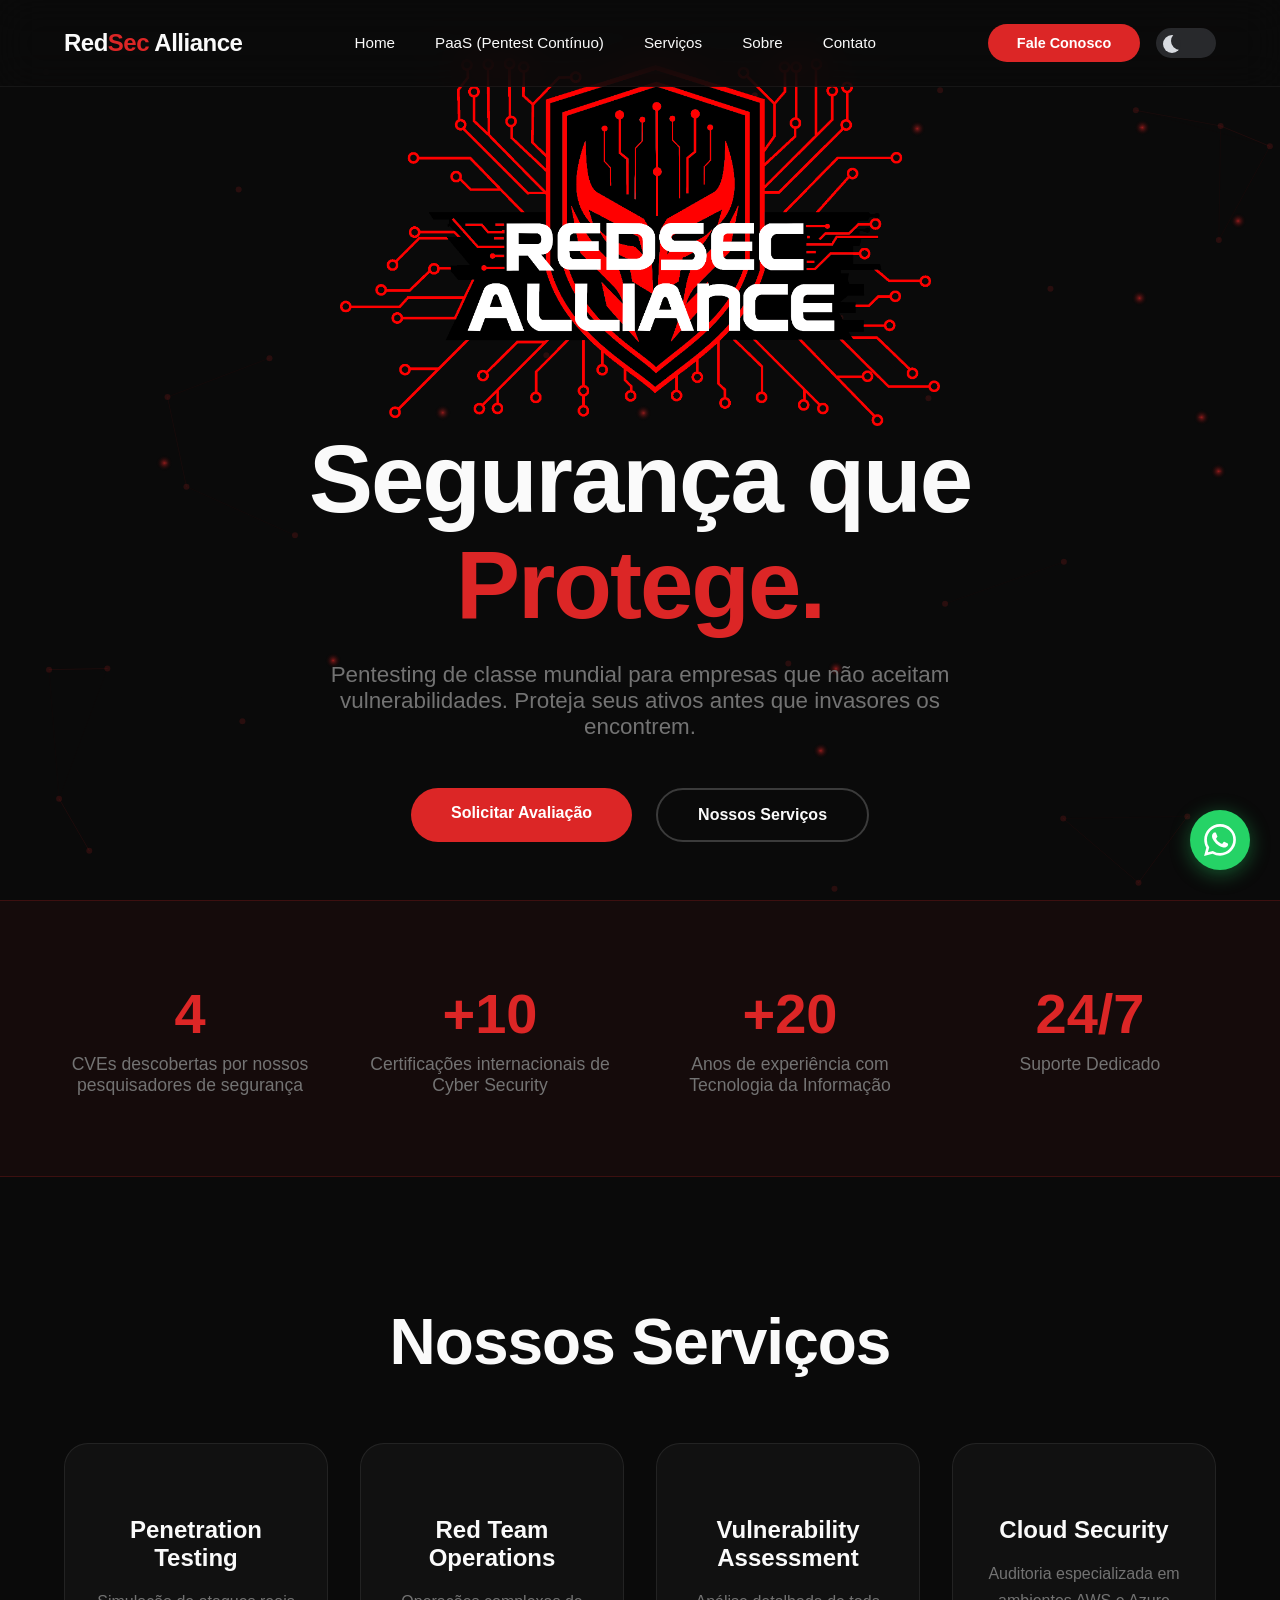
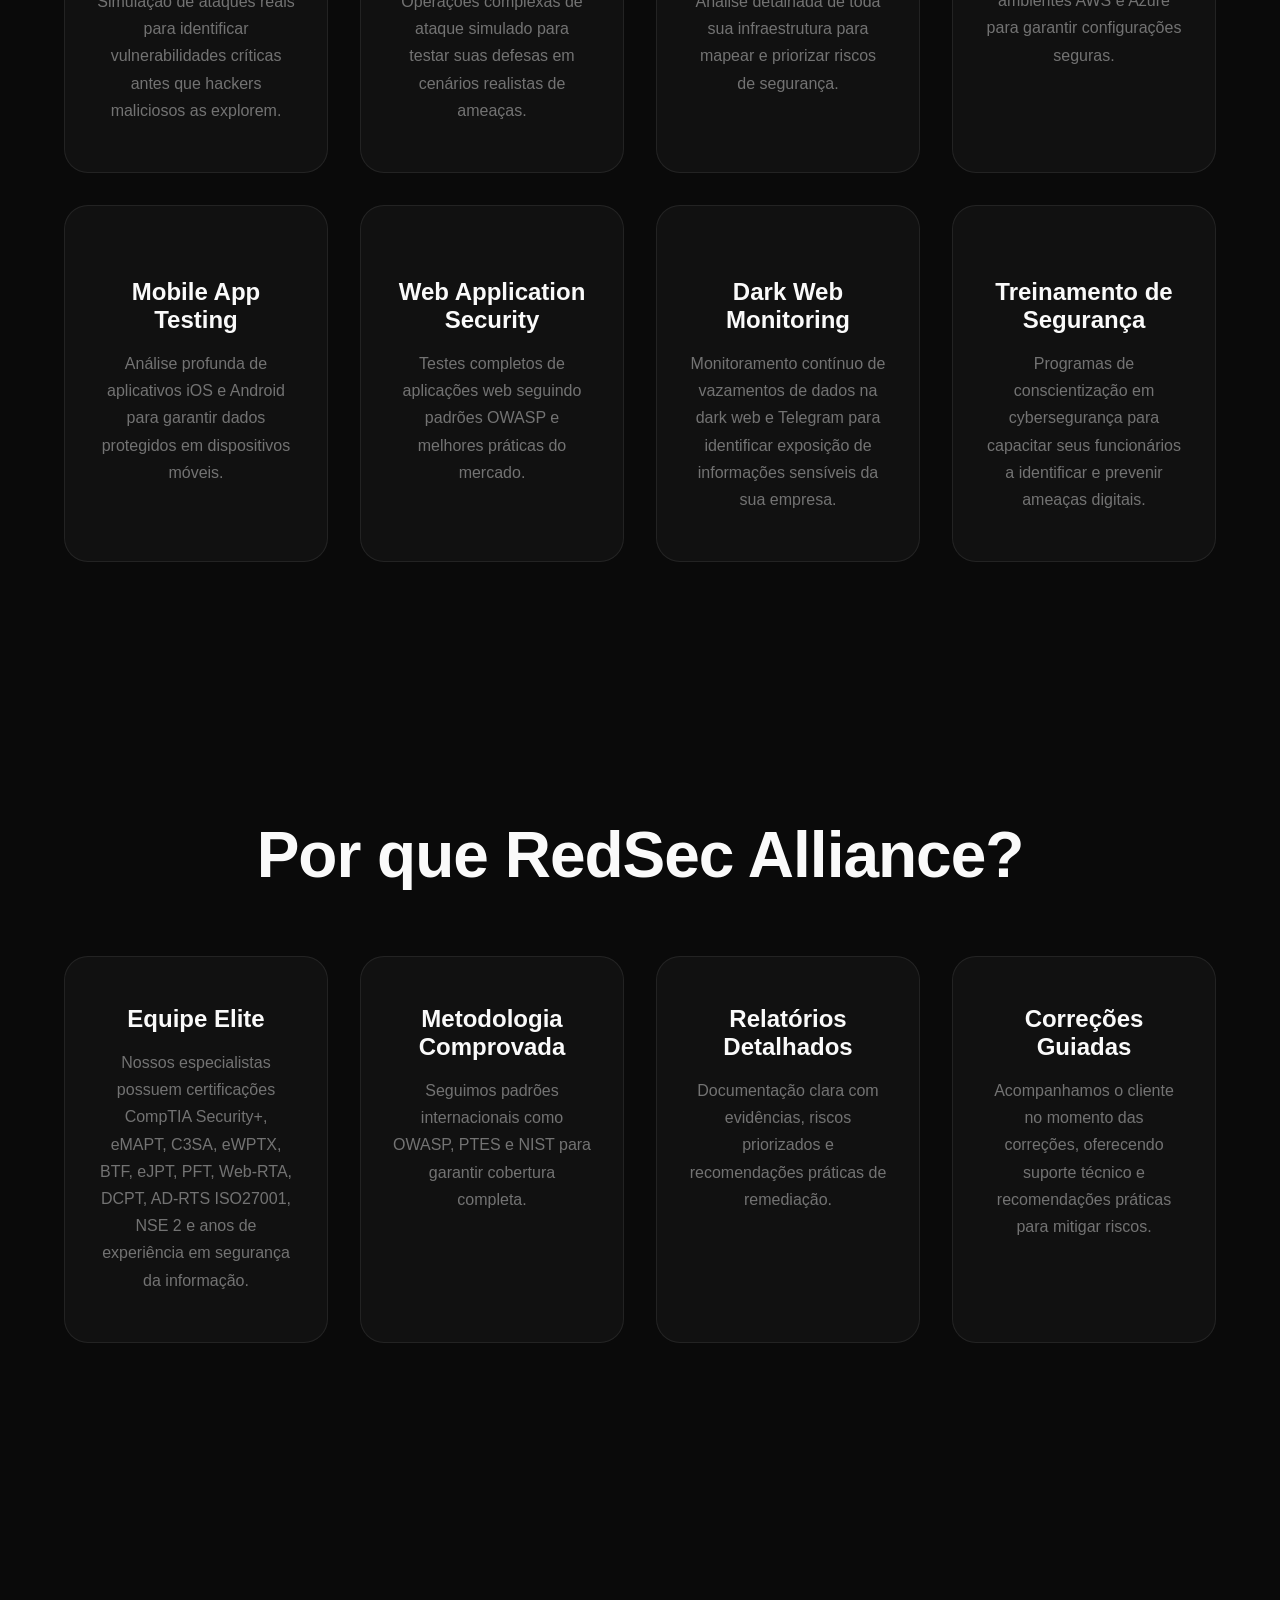
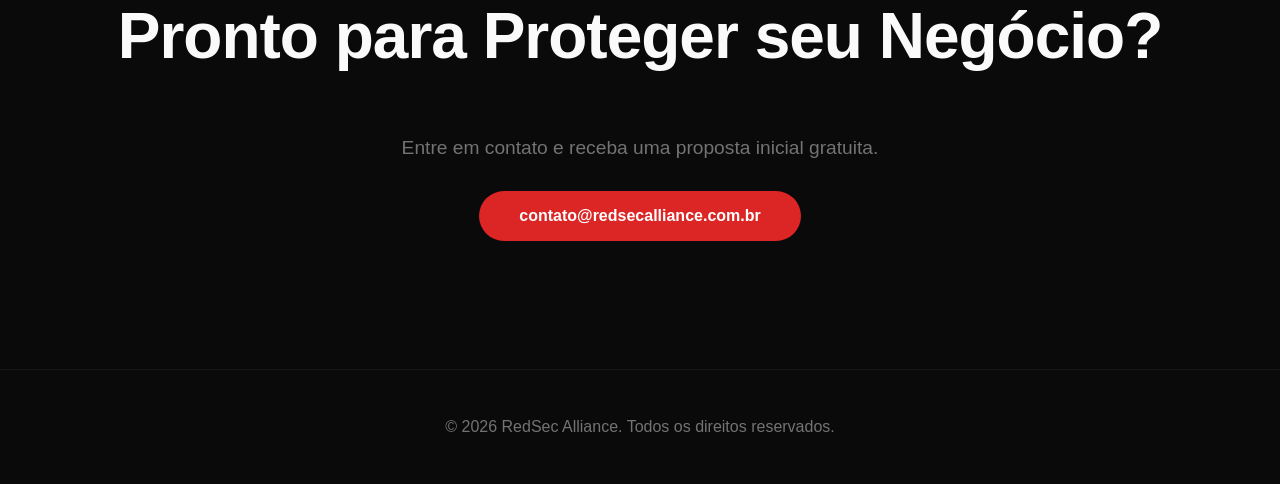
<file: index.html>
<!DOCTYPE html>
<html lang="pt-BR">
<head>
    <meta charset="UTF-8">
    <meta name="viewport" content="width=device-width, initial-scale=1.0">
    <title>RedSec Alliance - Pentesting & Cybersecurity</title>
    <link rel="stylesheet" href="styles.css">
</head>
<body>
    <nav>
        <div class="logo"><a href="index.html" style="color: inherit; text-decoration: none;">Red<span>Sec</span> Alliance</a></div>

        <ul class="nav-links">
            <li><a href="index.html">Home</a></li>
            <li><a href="paas.html">PaaS (Pentest Contínuo)</a></li>
            <li><a href="#services">Serviços</a></li>
            <li><a href="#about">Sobre</a></li>
            <li><a href="#contact">Contato</a></li>
        </ul>

        <div class="nav-actions">
            <a href="#contact" class="cta-button">Fale Conosco</a>
            <div class="toggle-switch">
                <label class="switch-label">
                    <input type="checkbox" class="checkbox">
                    <span class="slider"></span>
                </label>
            </div>
        </div>
    </nav>

    <section class="hero">
        <img src="./images/logo.png" alt="RedSec Alliance Logo" class="hero-logo">
        <h1>Segurança que<br><span class="highlight">Protege.</span></h1>
        <p>Pentesting de classe mundial para empresas que não aceitam vulnerabilidades. Proteja seus ativos antes que invasores os encontrem.</p>
        <div class="hero-buttons">
            <a href="#contact" class="primary-btn">Solicitar Avaliação</a>
            <a href="#services" class="secondary-btn">Nossos Serviços</a>
        </div>
    </section>

    <div class="stats">
        <div class="stat">
            <h2>4</h2>
            <p>CVEs descobertas por nossos pesquisadores de segurança</p>
        </div>
        <div class="stat">
            <h2>+10</h2>
            <p>Certificações internacionais de Cyber Security</p>
        </div>
        <div class="stat">
            <h2>+20</h2>
            <p>Anos de experiência com Tecnologia da Informação</p>
        </div>
        <div class="stat">
            <h2>24/7</h2>
            <p>Suporte Dedicado</p>
        </div>
    </div>

    <section id="services">
        <h2 class="section-title">Nossos Serviços</h2>
        <div class="services">
            <div class="service-card">
                <div class="service-icon"></div>
                <h3>Penetration Testing</h3>
                <p>Simulação de ataques reais para identificar vulnerabilidades críticas antes que hackers maliciosos as explorem.</p>
            </div>
            <div class="service-card">
                <div class="service-icon"></div>
                <h3>Red Team Operations</h3>
                <p>Operações complexas de ataque simulado para testar suas defesas em cenários realistas de ameaças.</p>
            </div>
            <div class="service-card">
                <div class="service-icon"></div>
                <h3>Vulnerability Assessment</h3>
                <p>Análise detalhada de toda sua infraestrutura para mapear e priorizar riscos de segurança.</p>
            </div>
            <div class="service-card">
                <div class="service-icon"></div>
                <h3>Cloud Security</h3>
                <p>Auditoria especializada em ambientes AWS e Azure para garantir configurações seguras.</p>
            </div>
            <div class="service-card">
                <div class="service-icon"></div>
                <h3>Mobile App Testing</h3>
                <p>Análise profunda de aplicativos iOS e Android para garantir dados protegidos em dispositivos móveis.</p>
            </div>
            <div class="service-card">
                <div class="service-icon"></div>
                <h3>Web Application Security</h3>
                <p>Testes completos de aplicações web seguindo padrões OWASP e melhores práticas do mercado.</p>
            </div>
                        <div class="service-card">
                <div class="service-icon"></div>
                <h3>Dark Web Monitoring</h3>
                <p>Monitoramento contínuo de vazamentos de dados na dark web e Telegram para identificar exposição de informações sensíveis da sua empresa.</p>
            </div>
            <div class="service-card">
                <div class="service-icon"></div>
                <h3>Treinamento de Segurança</h3>
                <p>Programas de conscientização em cybersegurança para capacitar seus funcionários a identificar e prevenir ameaças digitais.</p>
            </div>
        </div>
    </section>

    <section id="about">
        <h2 class="section-title">Por que RedSec Alliance?</h2>
        <div class="services">
            <div class="service-card">
                <h3>Equipe Elite</h3>
                <p>Nossos especialistas possuem certificações CompTIA Security+, eMAPT, C3SA, eWPTX, BTF, eJPT, PFT, Web-RTA, DCPT, AD-RTS ISO27001, NSE 2 e anos de experiência em segurança da informação.</p>
            </div>
            <div class="service-card">
                <h3>Metodologia Comprovada</h3>
                <p>Seguimos padrões internacionais como OWASP, PTES e NIST para garantir cobertura completa.</p>
            </div>
            <div class="service-card">
                <h3>Relatórios Detalhados</h3>
                <p>Documentação clara com evidências, riscos priorizados e recomendações práticas de remediação.</p>
            </div>
            <div class="service-card">
                <h3>Correções Guiadas</h3>
                <p>Acompanhamos o cliente no momento das correções, oferecendo suporte técnico e recomendações práticas para mitigar riscos.</p>
            </div>
        </div>  
    </section>

    <section id="contact" style="text-align: center; padding: 8rem 5%;">
        <h2 class="section-title">Pronto para Proteger seu Negócio?</h2>
        <p style="color: var(--gray); font-size: 1.2rem; margin-bottom: 2rem; max-width: 600px; margin-left: auto; margin-right: auto;">Entre em contato e receba uma proposta inicial gratuita.</p>
        <a href="mailto:contato@redsecalliance.com.br" class="primary-btn" style="display: inline-block;">contato@redsecalliance.com.br</a>
    </section>

    <footer>
        <p>&copy; 2026 RedSec Alliance. Todos os direitos reservados.</p>
    </footer>
    <!-- Botão WhatsApp Flutuante -->
    <a href="https://wa.me/554896154800?text=Olá!%20Gostaria%20de%20saber%20mais%20sobre%20os%20serviços%20de%20pentest%20da%20RedSec%20Alliance." class="whatsapp-button" target="_blank" rel="noopener noreferrer">
        <svg viewBox="0 0 24 24" fill="currentColor">
            <path d="M17.472 14.382c-.297-.149-1.758-.867-2.03-.967-.273-.099-.471-.148-.67.15-.197.297-.767.966-.94 1.164-.173.199-.347.223-.644.075-.297-.15-1.255-.463-2.39-1.475-.883-.788-1.48-1.761-1.653-2.059-.173-.297-.018-.458.13-.606.134-.133.298-.347.446-.52.149-.174.198-.298.298-.497.099-.198.05-.371-.025-.52-.075-.149-.669-1.612-.916-2.207-.242-.579-.487-.5-.669-.51-.173-.008-.371-.01-.57-.01-.198 0-.52.074-.792.372-.272.297-1.04 1.016-1.04 2.479 0 1.462 1.065 2.875 1.213 3.074.149.198 2.096 3.2 5.077 4.487.709.306 1.262.489 1.694.625.712.227 1.36.195 1.871.118.571-.085 1.758-.719 2.006-1.413.248-.694.248-1.289.173-1.413-.074-.124-.272-.198-.57-.347m-5.421 7.403h-.004a9.87 9.87 0 01-5.031-1.378l-.361-.214-3.741.982.998-3.648-.235-.374a9.86 9.86 0 01-1.51-5.26c.001-5.45 4.436-9.884 9.888-9.884 2.64 0 5.122 1.03 6.988 2.898a9.825 9.825 0 012.893 6.994c-.003 5.45-4.437 9.884-9.885 9.884m8.413-18.297A11.815 11.815 0 0012.05 0C5.495 0 .16 5.335.157 11.892c0 2.096.547 4.142 1.588 5.945L.057 24l6.305-1.654a11.882 11.882 0 005.683 1.448h.005c6.554 0 11.89-5.335 11.893-11.893a11.821 11.821 0 00-3.48-8.413Z"/>
        </svg>
    </a>

    <script src="script.js"></script>
</body>
</html>
</file>
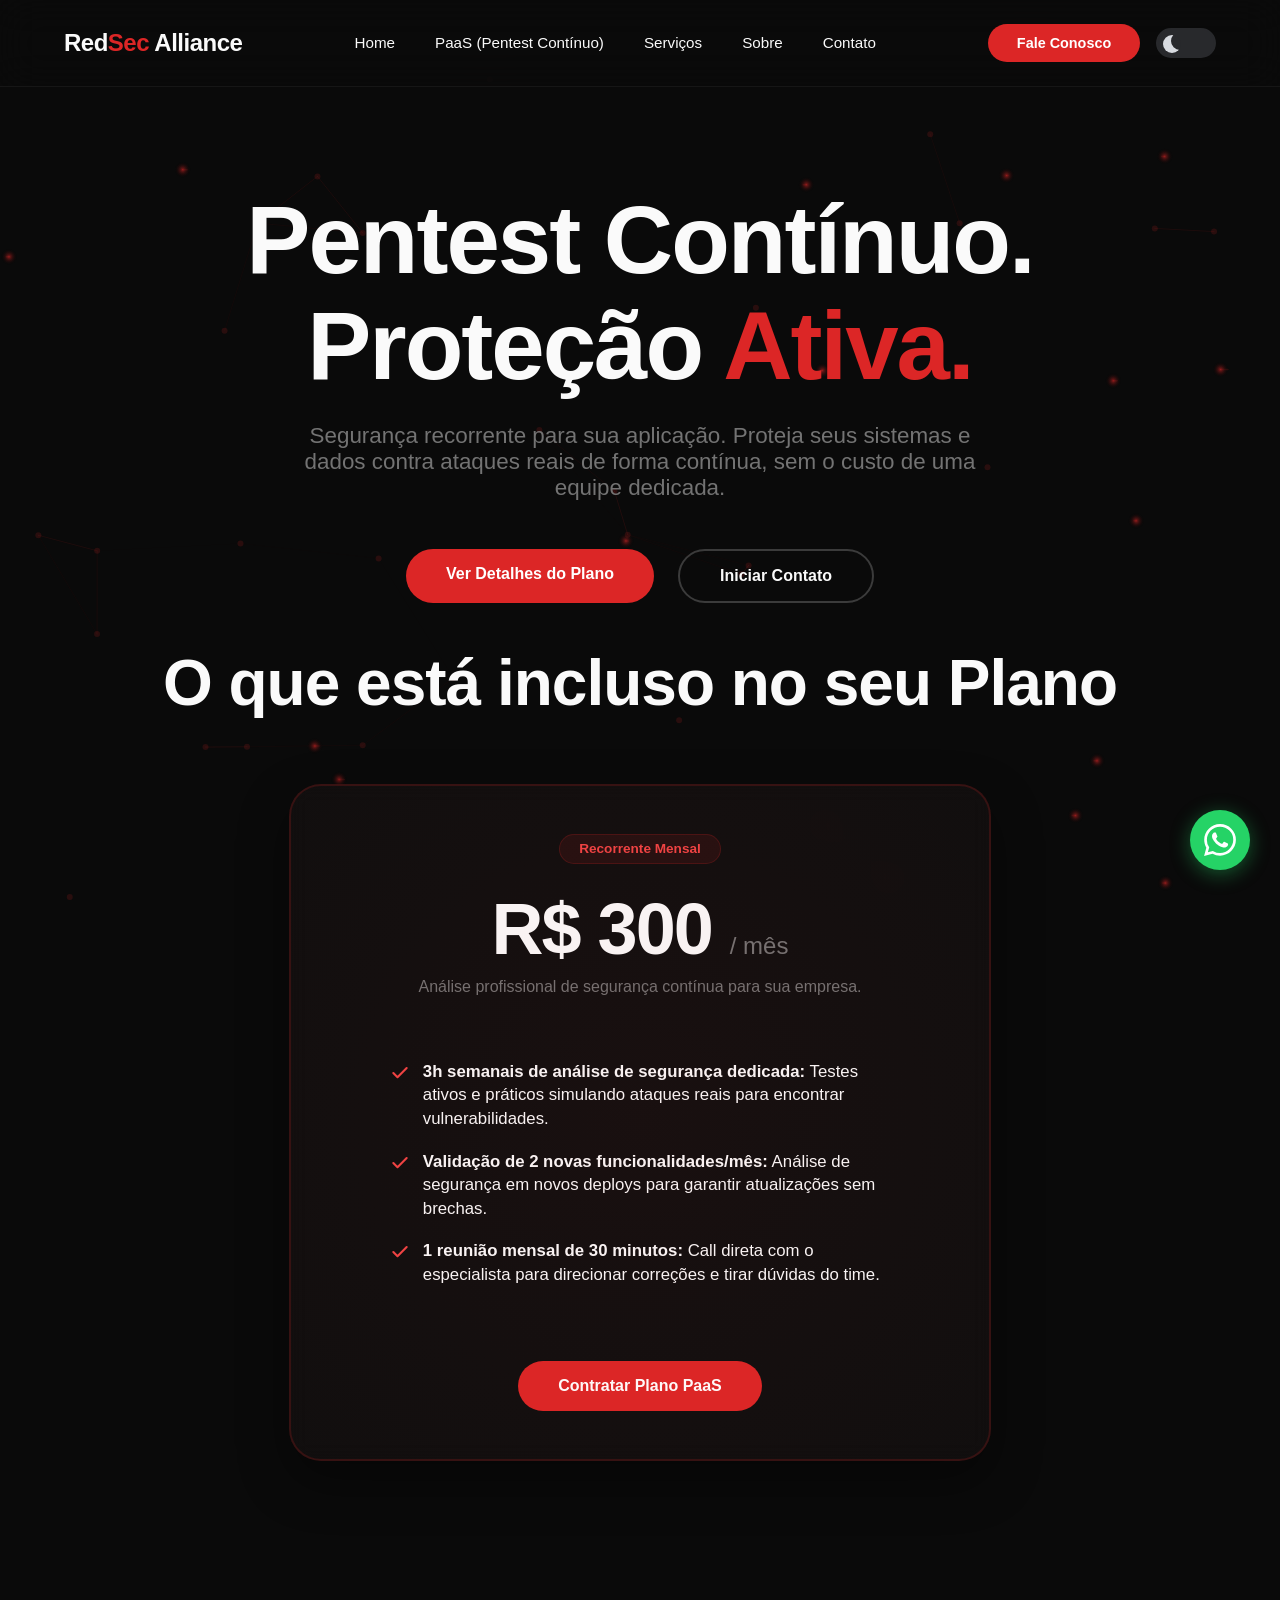
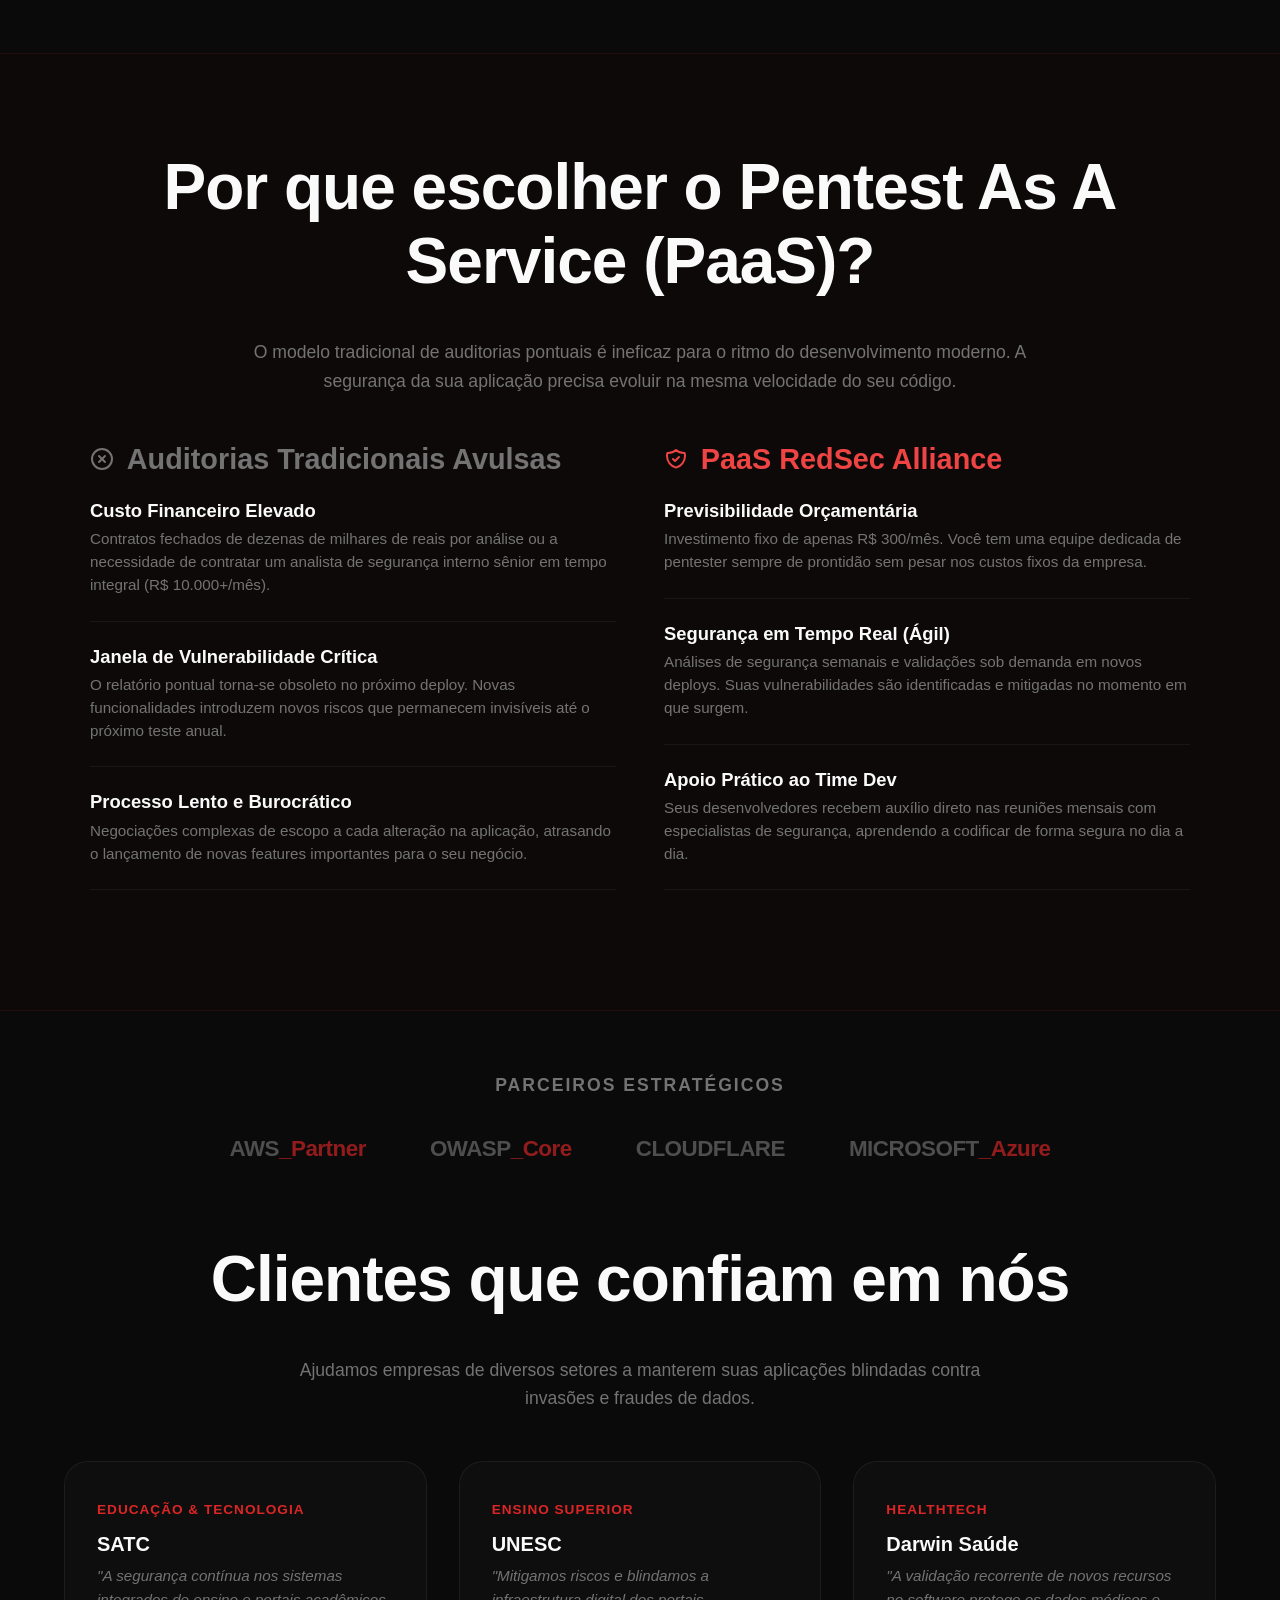
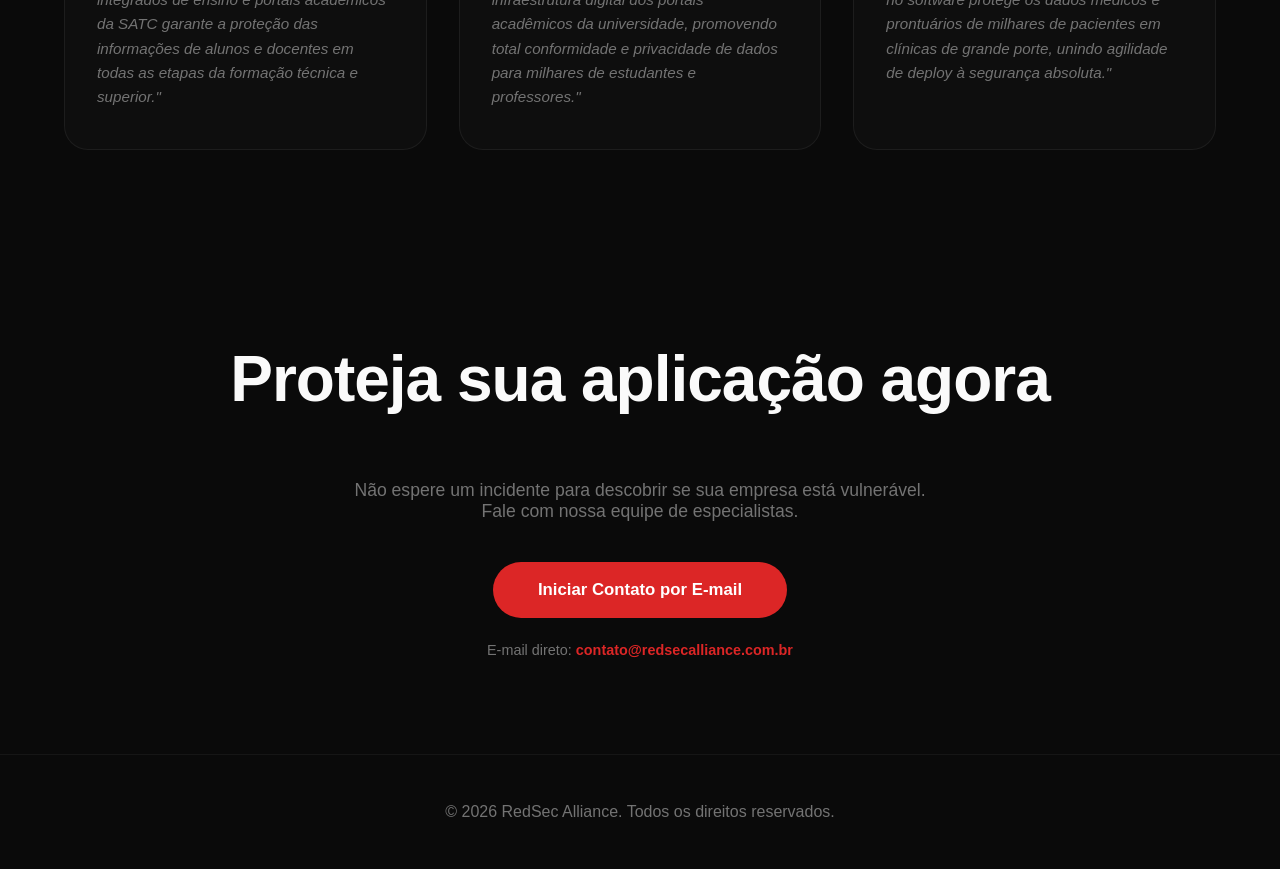
<file: paas.html>
<!DOCTYPE html>
<html lang="pt-BR">
<head>
    <meta charset="UTF-8">
    <meta name="viewport" content="width=device-width, initial-scale=1.0">
    <title>Pentest As A Service (PaaS) - RedSec Alliance</title>
    <link rel="stylesheet" href="styles.css">
    <style>
        .paas-hero-section {
            min-height: 70vh;
            display: flex;
            flex-direction: column;
            justify-content: center;
            align-items: center;
            text-align: center;
            padding: 10rem 5% 0 5%;
            position: relative;
        }

        .paas-hero-section h1 {
            font-size: clamp(3rem, 8vw, 6rem);
            font-weight: 700;
            letter-spacing: -2px;
            line-height: 1.1;
            margin-bottom: 1.5rem;
            animation: fadeInUp 0.8s ease;
        }

        .paas-hero-section .highlight {
            color: var(--red);
        }

        .paas-hero-section p {
            font-size: clamp(1.1rem, 2vw, 1.4rem);
            color: var(--gray);
            max-width: 700px;
            margin-bottom: 3rem;
            animation: fadeInUp 0.8s ease 0.2s backwards;
        }

        body.light-mode .paas-hero-section p {
            color: #555;
        }

        /* Seção de Destaque da Oferta - Pricing Card */
        .pricing-container {
            display: flex;
            justify-content: center;
            align-items: center;
            margin: 2rem auto 4rem auto;
            max-width: 750px;
            padding: 0 1.5rem;
        }

        .pricing-card {
            background: rgba(255, 255, 255, 0.02);
            border: 2px solid rgba(220, 38, 38, 0.2);
            border-radius: 2rem;
            padding: 3rem 2.5rem;
            width: 100%;
            text-align: center;
            position: relative;
            overflow: hidden;
            box-shadow: 0 20px 50px rgba(0, 0, 0, 0.4);
            transition: all 0.4s ease;
            backdrop-filter: blur(10px);
        }

        .pricing-card::before {
            content: '';
            position: absolute;
            top: -50%;
            left: -50%;
            width: 200%;
            height: 200%;
            background: radial-gradient(circle, rgba(220, 38, 38, 0.05) 0%, transparent 70%);
            pointer-events: none;
        }

        .pricing-card:hover {
            border-color: var(--red);
            box-shadow: 0 25px 60px rgba(220, 38, 38, 0.15);
            transform: translateY(-5px);
        }

        .price-badge {
            background: rgba(220, 38, 38, 0.1);
            color: #EF4444;
            padding: 0.4rem 1.2rem;
            border-radius: 2rem;
            font-size: 0.85rem;
            font-weight: 700;
            display: inline-block;
            margin-bottom: 1.5rem;
            border: 1px solid rgba(220, 38, 38, 0.2);
        }

        .price-amount {
            font-size: clamp(3rem, 7vw, 4.5rem);
            font-weight: 800;
            margin-bottom: 0.5rem;
            letter-spacing: -2px;
        }

        .price-amount span {
            font-size: 1.5rem;
            font-weight: 500;
            color: var(--gray);
            letter-spacing: 0;
        }

        .pricing-features-list {
            list-style: none;
            margin: 2.5rem 0;
            padding: 0;
            text-align: left;
            display: inline-block;
            max-width: 500px;
            width: 100%;
        }

        .pricing-features-list li {
            font-size: 1.05rem;
            margin-bottom: 1.2rem;
            display: flex;
            align-items: flex-start;
            gap: 0.8rem;
            color: var(--light);
            line-height: 1.4;
        }

        .pricing-features-list li svg {
            width: 20px;
            height: 20px;
            color: #EF4444;
            flex-shrink: 0;
            margin-top: 0.2rem;
        }

        /* Seção comparativa / Justificativa */
        .comparison-section {
            background: rgba(220, 38, 38, 0.02);
            border-top: 1px solid rgba(220, 38, 38, 0.1);
            border-bottom: 1px solid rgba(220, 38, 38, 0.1);
            padding: 6rem 5%;
        }

        .comparison-grid {
            display: grid;
            grid-template-columns: 1fr 1fr;
            gap: 3rem;
            max-width: 1100px;
            margin: 0 auto;
        }

        .comparison-col h3 {
            font-size: 1.8rem;
            margin-bottom: 1.5rem;
            font-weight: 700;
            display: flex;
            align-items: center;
            gap: 0.8rem;
        }

        .comparison-col.traditional h3 {
            color: var(--gray);
        }

        .comparison-col.paas h3 {
            color: #EF4444;
        }

        .comparison-item {
            margin-bottom: 1.5rem;
            padding-bottom: 1.5rem;
            border-bottom: 1px solid rgba(255, 255, 255, 0.05);
        }

        .comparison-item h4 {
            font-size: 1.15rem;
            margin-bottom: 0.4rem;
            font-weight: 600;
        }

        .comparison-item p {
            color: var(--gray);
            line-height: 1.5;
            font-size: 0.95rem;
        }

        /* Modo claro para novos elementos */
        body.light-mode .pricing-card {
            background: rgba(0, 0, 0, 0.02);
            border: 2px solid rgba(220, 38, 38, 0.15);
            box-shadow: 0 20px 50px rgba(0, 0, 0, 0.05);
        }

        body.light-mode .pricing-card:hover {
            box-shadow: 0 25px 60px rgba(220, 38, 38, 0.1);
        }

        body.light-mode .price-amount span {
            color: #555;
        }

        body.light-mode .pricing-features-list li {
            color: var(--dark);
        }

        body.light-mode .comparison-section {
            background: rgba(220, 38, 38, 0.03);
            border-top: 1px solid rgba(220, 38, 38, 0.08);
            border-bottom: 1px solid rgba(220, 38, 38, 0.08);
        }

        body.light-mode .comparison-item {
            border-bottom: 1px solid rgba(0, 0, 0, 0.05);
        }

        body.light-mode .comparison-item p {
            color: #555;
        }

        @media (max-width: 768px) {
            .comparison-grid {
                grid-template-columns: 1fr;
                gap: 2.5rem;
            }

            .pricing-card {
                padding: 2.5rem 1.5rem;
            }
        }

        /* Seção de Parceiros e Clientes */
        .partners-section {
            padding: 4rem 5% 6rem 5%;
            text-align: center;
        }

        .partners-title {
            font-size: 1.1rem;
            text-transform: uppercase;
            letter-spacing: 2px;
            color: var(--gray);
            margin-bottom: 2.5rem;
            font-weight: 600;
        }

        .partners-logo-row {
            display: flex;
            justify-content: center;
            align-items: center;
            gap: 4rem;
            flex-wrap: wrap;
            opacity: 0.65;
            margin-bottom: 5rem;
        }

        .partner-logo-item {
            font-size: 1.4rem;
            font-weight: 700;
            color: var(--gray);
            letter-spacing: -0.5px;
            transition: all 0.3s ease;
            user-select: none;
        }

        .partner-logo-item span {
            color: var(--red);
        }

        .partner-logo-item:hover {
            color: var(--light);
            transform: scale(1.05);
            opacity: 1;
        }

        body.light-mode .partner-logo-item:hover {
            color: var(--dark);
        }

        .client-testimonial-card {
            background: rgba(255, 255, 255, 0.02);
            border: 1px solid rgba(255, 255, 255, 0.06);
            border-radius: 1.5rem;
            padding: 2.5rem 2rem;
            transition: all 0.4s;
            text-align: left;
            display: flex;
            flex-direction: column;
            justify-content: space-between;
        }

        .client-testimonial-card:hover {
            background: rgba(255, 255, 255, 0.04);
            border-color: var(--red);
            transform: translateY(-5px);
            box-shadow: 0 10px 30px rgba(220, 38, 38, 0.15);
        }

        .client-testimonial-card h4 {
            font-size: 1.25rem;
            margin-bottom: 0.5rem;
            font-weight: 600;
            color: var(--light);
        }

        body.light-mode .client-testimonial-card h4 {
            color: var(--dark);
        }

        .client-testimonial-card .client-tag {
            color: var(--red);
            font-size: 0.85rem;
            font-weight: 700;
            text-transform: uppercase;
            letter-spacing: 1px;
            margin-bottom: 1rem;
        }

        .client-testimonial-card p {
            color: var(--gray);
            line-height: 1.6;
            font-size: 0.95rem;
            font-style: italic;
        }

        body.light-mode .client-testimonial-card p {
            color: #555;
        }

        body.light-mode .client-testimonial-card {
            background: rgba(0, 0, 0, 0.02);
            border: 1px solid rgba(0, 0, 0, 0.06);
        }

        body.light-mode .client-testimonial-card:hover {
            background: rgba(0, 0, 0, 0.04);
            box-shadow: 0 10px 30px rgba(220, 38, 38, 0.08);
        }
    </style>
</head>
<body>
    <!-- Navbar -->
    <nav>
        <div class="logo"><a href="index.html" style="color: inherit; text-decoration: none;">Red<span>Sec</span> Alliance</a></div>

        <ul class="nav-links">
            <li><a href="index.html">Home</a></li>
            <li><a href="paas.html">PaaS (Pentest Contínuo)</a></li>
            <li><a href="index.html#services">Serviços</a></li>
            <li><a href="index.html#about">Sobre</a></li>
            <li><a href="#contato">Contato</a></li>
        </ul>

        <div class="nav-actions">
            <a href="#contato" class="cta-button">Fale Conosco</a>
            <div class="toggle-switch">
                <label class="switch-label">
                    <input type="checkbox" class="checkbox">
                    <span class="slider"></span>
                </label>
            </div>
        </div>
    </nav>

    <!-- Hero / Visão Geral (Objetiva) -->
    <section class="paas-hero-section" id="visao-geral">
        <h1>Pentest Contínuo.<br>Proteção <span class="highlight">Ativa.</span></h1>
        <p>Segurança recorrente para sua aplicação. Proteja seus sistemas e dados contra ataques reais de forma contínua, sem o custo de uma equipe dedicada.</p>
        <div class="hero-buttons">
            <a href="#entregaveis" class="primary-btn">Ver Detalhes do Plano</a>
            <a href="#contato" class="secondary-btn">Iniciar Contato</a>
        </div>
    </section>

    <!-- Pricing Card / Entregáveis Diretos -->
    <section id="entregaveis" style="padding-top: 1rem;">
        <h2 class="section-title">O que está incluso no seu Plano</h2>
        
        <div class="pricing-container">
            <div class="pricing-card">
                <div class="price-badge">Recorrente Mensal</div>
                <div class="price-amount">R$ 300 <span>/ mês</span></div>
                <p style="color: var(--gray); margin-bottom: 1.5rem;">Análise profissional de segurança contínua para sua empresa.</p>
                
                <ul class="pricing-features-list">
                    <li>
                        <svg viewBox="0 0 24 24" fill="none" stroke="currentColor" stroke-width="2.5" stroke-linecap="round" stroke-linejoin="round">
                            <polyline points="20 6 9 17 4 12"></polyline>
                        </svg>
                        <div>
                            <strong>3h semanais de análise de segurança dedicada:</strong> 
                            Testes ativos e práticos simulando ataques reais para encontrar vulnerabilidades.
                        </div>
                    </li>
                    <li>
                        <svg viewBox="0 0 24 24" fill="none" stroke="currentColor" stroke-width="2.5" stroke-linecap="round" stroke-linejoin="round">
                            <polyline points="20 6 9 17 4 12"></polyline>
                        </svg>
                        <div>
                            <strong>Validação de 2 novas funcionalidades/mês:</strong> 
                            Análise de segurança em novos deploys para garantir atualizações sem brechas.
                        </div>
                    </li>
                    <li>
                        <svg viewBox="0 0 24 24" fill="none" stroke="currentColor" stroke-width="2.5" stroke-linecap="round" stroke-linejoin="round">
                            <polyline points="20 6 9 17 4 12"></polyline>
                        </svg>
                        <div>
                            <strong>1 reunião mensal de 30 minutos:</strong> 
                            Call direta com o especialista para direcionar correções e tirar dúvidas do time.
                        </div>
                    </li>
                </ul>

                <div style="margin-top: 1rem;">
                    <a href="mailto:contato@redsecalliance.com.br?subject=Interesse%20no%20Plano%20PaaS%20-%20Pentest%20As%20A%20Service" class="primary-btn" style="display: inline-block;">Contratar Plano PaaS</a>
                </div>
            </div>
        </div>
    </section>

    <!-- Comparação / Justificativa Rápida (Incrementada) -->
    <section id="justificativa" class="comparison-section">
        <h2 class="section-title">Por que escolher o Pentest As A Service (PaaS)?</h2>
        <p style="color: var(--gray); text-align: center; max-width: 800px; margin: -1.5rem auto 3rem auto; font-size: 1.1rem; line-height: 1.6;">
            O modelo tradicional de auditorias pontuais é ineficaz para o ritmo do desenvolvimento moderno. A segurança da sua aplicação precisa evoluir na mesma velocidade do seu código.
        </p>
        
        <div class="comparison-grid">
            <!-- Modelo Tradicional -->
            <div class="comparison-col traditional">
                <h3>
                    <svg width="24" height="24" viewBox="0 0 24 24" fill="none" stroke="currentColor" stroke-width="2" stroke-linecap="round" stroke-linejoin="round" style="color: var(--gray);">
                        <circle cx="12" cy="12" r="10"></circle>
                        <line x1="15" y1="9" x2="9" y2="15"></line>
                        <line x1="9" y1="9" x2="15" y2="15"></line>
                    </svg>
                    Auditorias Tradicionais Avulsas
                </h3>
                
                <div class="comparison-item">
                    <h4>Custo Financeiro Elevado</h4>
                    <p>Contratos fechados de dezenas de milhares de reais por análise ou a necessidade de contratar um analista de segurança interno sênior em tempo integral (R$ 10.000+/mês).</p>
                </div>
                
                <div class="comparison-item">
                    <h4>Janela de Vulnerabilidade Crítica</h4>
                    <p>O relatório pontual torna-se obsoleto no próximo deploy. Novas funcionalidades introduzem novos riscos que permanecem invisíveis até o próximo teste anual.</p>
                </div>

                <div class="comparison-item">
                    <h4>Processo Lento e Burocrático</h4>
                    <p>Negociações complexas de escopo a cada alteração na aplicação, atrasando o lançamento de novas features importantes para o seu negócio.</p>
                </div>
            </div>

            <!-- PaaS RedSec -->
            <div class="comparison-col paas">
                <h3>
                    <svg width="24" height="24" viewBox="0 0 24 24" fill="none" stroke="currentColor" stroke-width="2" stroke-linecap="round" stroke-linejoin="round" style="color: #EF4444;">
                        <path d="M9 12l2 2 4-4m5.618-4.016A11.955 11.955 0 0112 2.944a11.955 11.955 0 01-8.618 3.04A12.02 12.02 0 003 9c0 5.591 3.824 10.29 9 11.622 5.176-1.332 9-6.03 9-11.622 0-1.042-.133-2.052-.382-3.016z"></path>
                    </svg>
                    PaaS RedSec Alliance
                </h3>
                
                <div class="comparison-item">
                    <h4>Previsibilidade Orçamentária</h4>
                    <p>Investimento fixo de apenas R$ 300/mês. Você tem uma equipe dedicada de pentester sempre de prontidão sem pesar nos custos fixos da empresa.</p>
                </div>
                
                <div class="comparison-item">
                    <h4>Segurança em Tempo Real (Ágil)</h4>
                    <p>Análises de segurança semanais e validações sob demanda em novos deploys. Suas vulnerabilidades são identificadas e mitigadas no momento em que surgem.</p>
                </div>

                <div class="comparison-item">
                    <h4>Apoio Prático ao Time Dev</h4>
                    <p>Seus desenvolvedores recebem auxílio direto nas reuniões mensais com especialistas de segurança, aprendendo a codificar de forma segura no dia a dia.</p>
                </div>
            </div>
        </div>
    </section>

    <!-- Parceiros & Clientes Atendidos -->
    <section class="partners-section">
        <div class="partners-title">Parceiros Estratégicos</div>
        <div class="partners-logo-row">
            <div class="partner-logo-item">AWS<span>_Partner</span></div>
            <div class="partner-logo-item">OWASP<span>_Core</span></div>
            <div class="partner-logo-item">CLOUDFLARE</div>
            <div class="partner-logo-item">MICROSOFT<span>_Azure</span></div>
        </div>

        <h2 class="section-title">Clientes que confiam em nós</h2>
        <p style="color: var(--gray); text-align: center; max-width: 700px; margin: -1.5rem auto 3rem auto; font-size: 1.1rem; line-height: 1.6;">
            Ajudamos empresas de diversos setores a manterem suas aplicações blindadas contra invasões e fraudes de dados.
        </p>

        <!-- Grid de Clientes em Cards -->
        <div class="comparison-grid" style="grid-template-columns: repeat(auto-fit, minmax(320px, 1fr)); gap: 2rem; max-width: 1400px; margin: 0 auto;">
            <!-- SATC -->
            <div class="client-testimonial-card">
                <div>
                    <div class="client-tag">Educação &amp; Tecnologia</div>
                    <h4>SATC</h4>
                    <p>"A segurança contínua nos sistemas integrados de ensino e portais acadêmicos da SATC garante a proteção das informações de alunos e docentes em todas as etapas da formação técnica e superior."</p>
                </div>
            </div>

            <!-- UNESC -->
            <div class="client-testimonial-card">
                <div>
                    <div class="client-tag">Ensino Superior</div>
                    <h4>UNESC</h4>
                    <p>"Mitigamos riscos e blindamos a infraestrutura digital dos portais acadêmicos da universidade, promovendo total conformidade e privacidade de dados para milhares de estudantes e professores."</p>
                </div>
            </div>

            <!-- Darwin Saúde -->
            <div class="client-testimonial-card">
                <div>
                    <div class="client-tag">HealthTech</div>
                    <h4>Darwin Saúde</h4>
                    <p>"A validação recorrente de novos recursos no software protege os dados médicos e prontuários de milhares de pacientes em clínicas de grande porte, unindo agilidade de deploy à segurança absoluta."</p>
                </div>
            </div>
        </div>
    </section>

    <!-- Chamada para Ação Final -->
    <section id="contato" style="text-align: center; padding: 6rem 5%;">
        <h2 class="section-title">Proteja sua aplicação agora</h2>
        <p style="color: var(--gray); font-size: 1.1rem; margin-bottom: 2.5rem; max-width: 600px; margin-left: auto; margin-right: auto;">
            Não espere um incidente para descobrir se sua empresa está vulnerável. Fale com nossa equipe de especialistas.
        </p>
        <div style="margin-bottom: 1.5rem;">
            <a href="mailto:contato@redsecalliance.com.br?subject=Interesse%20no%20Plano%20PaaS%20-%20Pentest%20As%20A%20Service" class="primary-btn" style="display: inline-block; padding: 1.1rem 2.8rem; font-size: 1.05rem;">
                Iniciar Contato por E-mail
            </a>
        </div>
        <p style="color: var(--gray); font-size: 0.9rem;">E-mail direto: <a href="mailto:contato@redsecalliance.com.br" style="color: var(--red); text-decoration: none; font-weight: 600;">contato@redsecalliance.com.br</a></p>
    </section>

    <!-- Footer -->
    <footer>
        <p>&copy; 2026 RedSec Alliance. Todos os direitos reservados.</p>
    </footer>

    <!-- Botão WhatsApp Flutuante -->
    <a href="https://wa.me/554896154800?text=Olá!%20Gostaria%20de%20saber%20mais%20sobre%20o%20plano%20PaaS%20da%20RedSec%20Alliance." class="whatsapp-button" target="_blank" rel="noopener noreferrer">
        <svg viewBox="0 0 24 24" fill="currentColor">
            <path d="M17.472 14.382c-.297-.149-1.758-.867-2.03-.967-.273-.099-.471-.148-.67.15-.197.297-.767.966-.94 1.164-.173.199-.347.223-.644.075-.297-.15-1.255-.463-2.39-1.475-.883-.788-1.48-1.761-1.653-2.059-.173-.297-.018-.458.13-.606.134-.133.298-.347.446-.52.149-.174.198-.298.298-.497.099-.198.05-.371-.025-.52-.075-.149-.669-1.612-.916-2.207-.242-.579-.487-.5-.669-.51-.173-.008-.371-.01-.57-.01-.198 0-.52.074-.792.372-.272.297-1.04 1.016-1.04 2.479 0 1.462 1.065 2.875 1.213 3.074.149.198 2.096 3.2 5.077 4.487.709.306 1.262.489 1.694.625.712.227 1.36.195 1.871.118.571-.085 1.758-.719 2.006-1.413.248-.694.248-1.289.173-1.413-.074-.124-.272-.198-.57-.347m-5.421 7.403h-.004a9.87 9.87 0 01-5.031-1.378l-.361-.214-3.741.982.998-3.648-.235-.374a9.86 9.86 0 01-1.51-5.26c.001-5.45 4.436-9.884 9.888-9.884 2.64 0 5.122 1.03 6.988 2.898a9.825 9.825 0 012.893 6.994c-.003 5.45-4.437 9.884-9.885 9.884m8.413-18.297A11.815 11.815 0 0012.05 0C5.495 0 .16 5.335.157 11.892c0 2.096.547 4.142 1.588 5.945L.057 24l6.305-1.654a11.882 11.882 0 005.683 1.448h.005c6.554 0 11.89-5.335 11.893-11.893a11.821 11.821 0 00-3.48-8.413Z"/>
        </svg>
    </a>

    <!-- Scripts -->
    <script src="script.js"></script>
</body>
</html>
</file>
<file: styles.css>
* {
    margin: 0;
    padding: 0;
    box-sizing: border-box;
}

/* Logo do Hero */
.hero-logo {
    display: block;
    margin: 0 auto 0 rem;
    max-width: 600px;
    width: 90%;
    height: auto;
    animation: fadeInUp 0.8s ease;
}

/* Responsivo para o logo */
@media (max-width: 768px) {
    .hero-logo {
        max-width: 400px;
        width: 85%;
        margin-bottom: 0rem;
    }
}

@media (max-width: 480px) {
    .hero-logo {
        max-width: 150px;
    }
}
:root {
    --red: #DC2626;
    --dark: #0A0A0A;
    --light: #FAFAFA;
    --gray: #737373;
}

body {
    font-family: -apple-system, BlinkMacSystemFont, 'Segoe UI', 'Helvetica Neue', Arial, sans-serif;
    background: var(--dark);
    color: var(--light);
    overflow-x: hidden;
}

nav {
    position: fixed;
    top: 0;
    width: 100%;
    padding: 1.5rem 5%;
    display: flex;
    justify-content: space-between;
    align-items: center;
    z-index: 1000;
    background: rgba(10, 10, 10, 0.8);
    backdrop-filter: blur(20px);
    border-bottom: 1px solid rgba(255, 255, 255, 0.05);
    transition: background 0.3s ease;
}

.logo {
    font-size: 1.5rem;
    font-weight: 700;
    letter-spacing: -0.5px;
}

.logo span {
    color: var(--red);
}

.nav-links {
    display: flex;
    gap: 2.5rem;
    list-style: none;
}

.nav-links a {
    color: var(--light);
    text-decoration: none;
    font-size: 0.95rem;
    font-weight: 500;
    transition: color 0.3s;
}

.nav-links a:hover {
    color: var(--red);
}

.cta-button {
    background: var(--red);
    color: white;
    padding: 0.7rem 1.8rem;
    border-radius: 2rem;
    text-decoration: none;
    font-weight: 600;
    font-size: 0.9rem;
    transition: transform 0.2s, box-shadow 0.3s;
}

.cta-button:hover {
    transform: translateY(-2px);
    box-shadow: 0 10px 40px rgba(220, 38, 38, 0.3);
}

.hero {
    min-height: 100vh;
    display: flex;
    flex-direction: column;
    justify-content: center;
    align-items: center;
    text-align: center;
    padding: 0 5%;
    position: relative;
}

.hero h1 {
    font-size: clamp(3rem, 8vw, 6rem);
    font-weight: 700;
    letter-spacing: -2px;
    line-height: 1.1;
    margin-bottom: 1.5rem;
    animation: fadeInUp 0.8s ease;
}

.hero .highlight {
    color: var(--red);
}

.hero p {
    font-size: clamp(1.1rem, 2vw, 1.4rem);
    color: var(--gray);
    max-width: 700px;
    margin-bottom: 3rem;
    animation: fadeInUp 0.8s ease 0.2s backwards;
}

.hero-buttons {
    display: flex;
    gap: 1.5rem;
    animation: fadeInUp 0.8s ease 0.4s backwards;
}

.primary-btn, .secondary-btn {
    padding: 1rem 2.5rem;
    border-radius: 2rem;
    font-weight: 600;
    font-size: 1rem;
    text-decoration: none;
    transition: all 0.3s;
}

.primary-btn {
    background: var(--red);
    color: white;
}

.primary-btn:hover {
    transform: translateY(-2px);
    box-shadow: 0 15px 50px rgba(220, 38, 38, 0.4);
}

.secondary-btn {
    background: transparent;
    color: var(--light);
    border: 2px solid rgba(255, 255, 255, 0.2);
}

.secondary-btn:hover {
    border-color: var(--red);
    color: var(--red);
}

section {
    padding: 8rem 5%;
    max-width: 1400px;
    margin: 0 auto;
}

.section-title {
    font-size: clamp(2.5rem, 5vw, 4rem);
    font-weight: 700;
    letter-spacing: -1px;
    margin-bottom: 4rem;
    text-align: center;
}

.services {
    display: grid;
    grid-template-columns: repeat(4, 1fr);
    gap: 2rem;
}

@media (max-width: 1200px) {
    .services {
        grid-template-columns: repeat(2, 1fr);
    }
}

.service-card {
    background: rgba(255, 255, 255, 0.03);
    border: 1px solid rgba(255, 255, 255, 0.08);
    border-radius: 1.5rem;
    padding: 3rem 2rem;
    transition: all 0.4s;
    text-align: center;
}

.service-card:hover {
    background: rgba(255, 255, 255, 0.05);
    border-color: var(--red);
    transform: translateY(-5px);
}

.service-icon {
    font-size: 3rem;
    margin-bottom: 1.5rem;
}

.service-card h3 {
    font-size: 1.5rem;
    margin-bottom: 1rem;
    font-weight: 600;
}

.service-card p {
    color: var(--gray);
    line-height: 1.7;
}

.stats {
    display: grid;
    grid-template-columns: repeat(auto-fit, minmax(200px, 1fr));
    gap: 3rem;
    text-align: center;
    padding: 5rem 5%;
    background: rgba(220, 38, 38, 0.05);
    border-top: 1px solid rgba(220, 38, 38, 0.2);
    border-bottom: 1px solid rgba(220, 38, 38, 0.2);
}

.stat h2 {
    font-size: 3.5rem;
    color: var(--red);
    margin-bottom: 0.5rem;
    font-weight: 700;
}

.stat p {
    color: var(--gray);
    font-size: 1.1rem;
}

footer {
    padding: 3rem 5%;
    text-align: center;
    border-top: 1px solid rgba(255, 255, 255, 0.05);
    color: var(--gray);
}

/* Imagens de Contato */
.contact-images {
    display: flex;
    justify-content: center;
    align-items: center;
    gap: 2rem;
    margin: 3rem auto;
    max-width: 1200px;
}

.contact-img {
    flex: 1;
    max-width: 350px;
    height: 300px;
    object-fit: cover;
    border-radius: 12px;
    box-shadow: 0 10px 30px rgba(0, 0, 0, 0.3);
    transition: transform 0.3s ease, box-shadow 0.3s ease;
}

.contact-img:hover {
    transform: translateY(-10px);
    box-shadow: 0 20px 40px rgba(220, 38, 38, 0.4);
}

/* Botão WhatsApp */
.whatsapp-button {
    position: fixed;
    bottom: 30px;
    right: 30px;
    width: 60px;
    height: 60px;
    background: #25D366;
    border-radius: 50%;
    display: flex;
    align-items: center;
    justify-content: center;
    box-shadow: 0 4px 20px rgba(37, 211, 102, 0.4);
    z-index: 999;
    transition: all 0.3s ease;
    animation: pulse 2s infinite;
}

.whatsapp-button:hover {
    transform: scale(1.1);
    box-shadow: 0 6px 30px rgba(37, 211, 102, 0.6);
}

.whatsapp-button svg {
    width: 32px;
    height: 32px;
    color: white;
}

/* Animações */
@keyframes pulse {
    0%, 100% {
        box-shadow: 0 4px 20px rgba(37, 211, 102, 0.4);
    }
    50% {
        box-shadow: 0 4px 30px rgba(37, 211, 102, 0.7);
    }
}

@keyframes fadeInUp {
    from {
        opacity: 0;
        transform: translateY(30px);
    }
    to {
        opacity: 1;
        transform: translateY(0);
    }
}

/* Toggle Switch (Modo Claro/Escuro) */
.toggle-switch {
    position: relative;
    width: 60px;
    height: 30px;
    --light: #d8dbe0;
    --dark: #28292c;
    flex-shrink: 0;
}

.switch-label {
    position: absolute;
    width: 100%;
    height: 30px;
    background-color: var(--dark);
    border-radius: 15px;
    cursor: pointer;
    border: 2px solid var(--dark);
}

.checkbox {
    position: absolute;
    display: none;
}

.slider {
    position: absolute;
    width: 100%;
    height: 100%;
    border-radius: 15px;
    transition: 0.3s;
}

.checkbox:checked ~ .slider {
    background-color: var(--light);
}

.slider::before {
    content: "";
    position: absolute;
    top: 5px;
    left: 5px;
    width: 18px;
    height: 18px;
    border-radius: 50%;
    box-shadow: inset 8px -3px 0px 0px var(--light);
    background-color: var(--dark);
    transition: 0.3s;
}

.checkbox:checked ~ .slider::before {
    transform: translateX(30px);
    background-color: var(--dark);
    box-shadow: none;
}

/* Agrupa o botão Fale Conosco e o switch */
.nav-actions {
    display: flex;
    align-items: center;
    gap: 1rem;
}

/* ====== MODO CLARO ====== */
body.light-mode {
    background: var(--light);
    color: var(--dark);
}

/* Navbar no modo claro */
body.light-mode nav {
    background: rgba(255, 255, 255, 0.9);
    border-bottom: 1px solid rgba(0, 0, 0, 0.1);
    backdrop-filter: blur(20px);
}

body.light-mode .logo {
    color: var(--dark);
}

body.light-mode .nav-links a {
    color: var(--dark);
}

body.light-mode .nav-links a:hover {
    color: var(--red);
}

/* Botões no modo claro */
body.light-mode .cta-button,
body.light-mode .primary-btn {
    background: var(--red);
    color: white;
}

body.light-mode .secondary-btn {
    color: var(--dark);
    border-color: rgba(0, 0, 0, 0.3);
}

body.light-mode .secondary-btn:hover {
    color: var(--red);
    border-color: var(--red);
}

/* Hero no modo claro */
body.light-mode .hero p {
    color: #555;
}

/* Cards e textos no modo claro */
body.light-mode .service-card {
    background: rgba(0, 0, 0, 0.02);
    border: 1px solid rgba(0, 0, 0, 0.08);
}

body.light-mode .service-card:hover {
    background: rgba(0, 0, 0, 0.04);
}

body.light-mode .service-card p {
    color: #555;
}

body.light-mode .stats {
    background: rgba(220, 38, 38, 0.1);
    border-color: rgba(220, 38, 38, 0.3);
}

body.light-mode .stat p {
    color: #555;
}

/* Footer no modo claro */
body.light-mode footer {
    border-top: 1px solid rgba(0, 0, 0, 0.1);
    color: #555;
}

/* Responsivo */
@media (max-width: 768px) {
    nav {
        padding: 1rem 5%;
    }

    .nav-links {
        display: none;
    }

    .hero-buttons {
        flex-direction: column;
        width: 100%;
        max-width: 300px;
    }

    .whatsapp-button {
        bottom: 20px;
        right: 20px;
        width: 55px;
        height: 55px;
    }

    .whatsapp-button svg {
        width: 28px;
        height: 28px;
    }

    .contact-images {
        flex-direction: column;
        gap: 1.5rem;
    }
    
    .contact-img {
        max-width: 100%;
    }
    
    .nav-actions {
        gap: 0.5rem;
    }
    
    .cta-button {
        padding: 0.6rem 1.2rem;
        font-size: 0.85rem;
    }
    
    .services {
        grid-template-columns: 1fr;
    }  


}
</file>
